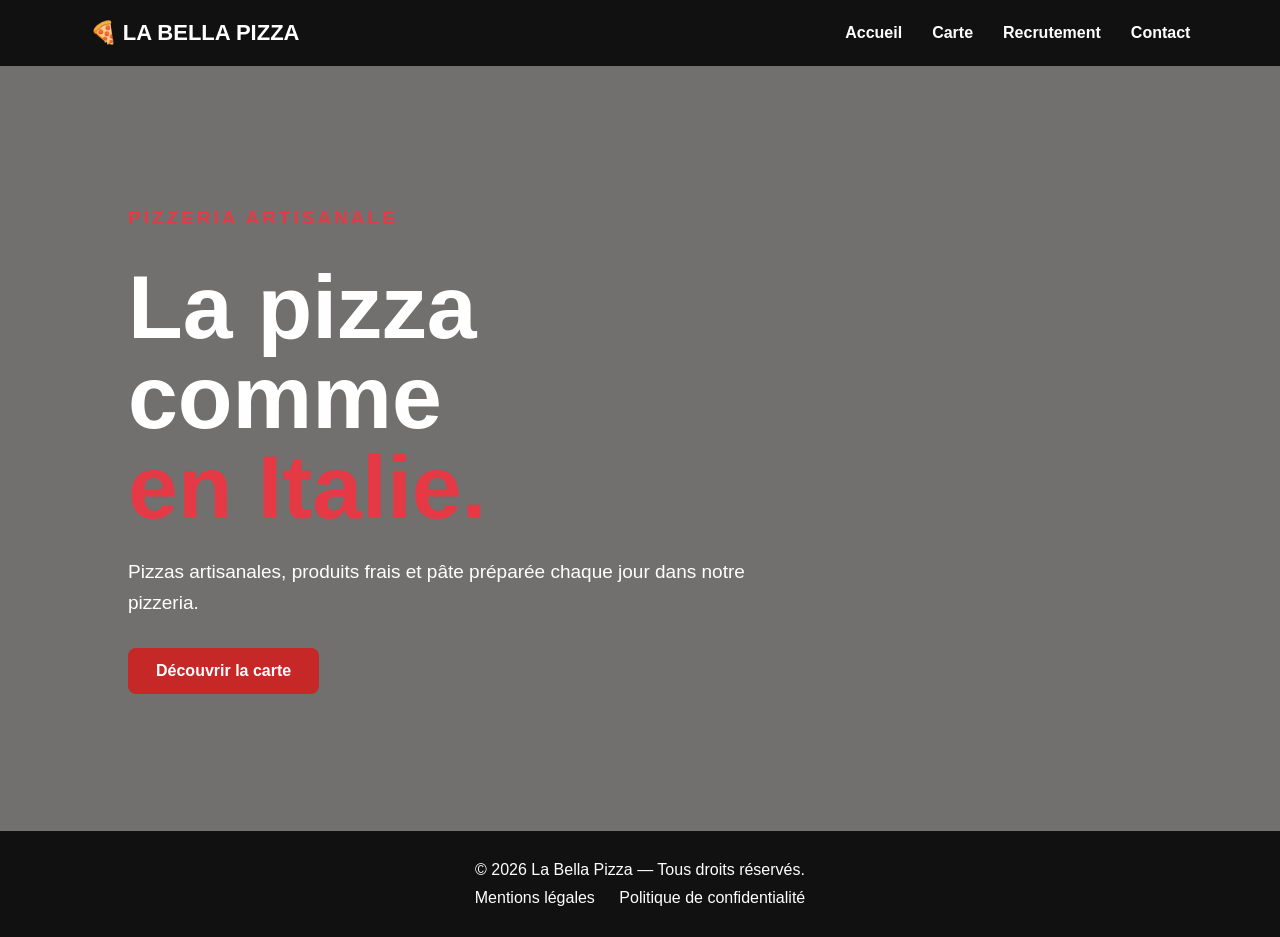
<file: index.html>
<!DOCTYPE html>
<html lang="fr">
<head>
  <meta charset="UTF-8">
  <meta name="viewport" content="width=device-width, initial-scale=1.0">
  <title>La Bella Pizza</title>

<link rel="stylesheet" href="style.css">
</head>

<body>

  <header>
    <div class="logo">🍕 LA BELLA PIZZA</div>

    <nav>
    <a href="index.html">Accueil</a>
    <a href="carte.html">Carte</a>
    <a href="recrutement.html">Recrutement</a>
    <a href="contact.html">Contact</a>
</nav>
  </header>

  <main>

    <!-- ACCUEIL -->
    <section id="accueil" class="hero">
      <div class="hero-content">
        <p class="subtitle">PIZZERIA ARTISANALE</p>

        <h1>La pizza comme<br><span>en Italie.</span></h1>

        <p>
          Pizzas artisanales, produits frais et pâte préparée
          chaque jour dans notre pizzeria.
        </p>

        <a href="carte.html" class="btn">Découvrir la carte</a>
      </div>
    </section>


   
  <footer>
    <p>© 2026 La Bella Pizza — Tous droits réservés.</p>

    <div class="footer-links">
        <a href="mentions-legales.html">Mentions légales</a>
        <a href="politique-confidentialite.html">
            Politique de confidentialité
        </a>
    </div>
</footer>

  <script src="script.js"></script>
</body>
</html>
</file>
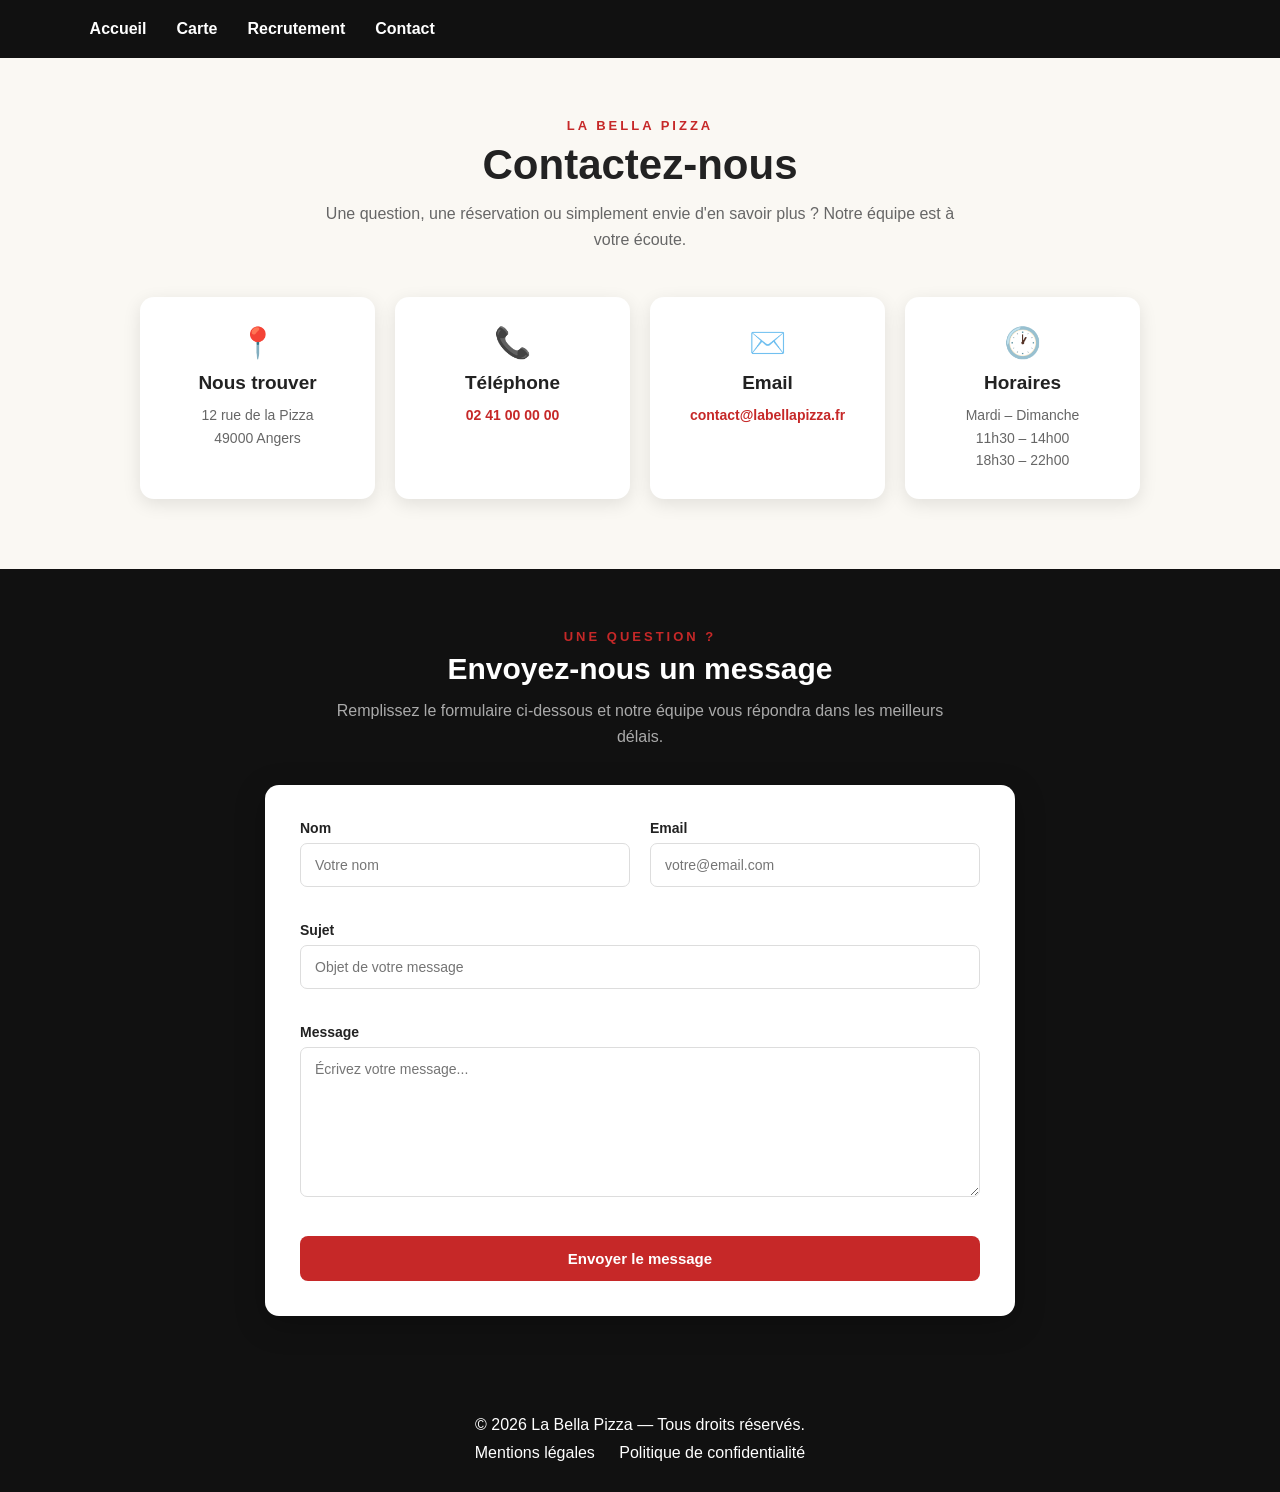
<file: contact.html>
<!DOCTYPE html>
<html lang="fr">

<head>
    <meta charset="UTF-8">
    <meta name="viewport" content="width=device-width, initial-scale=1.0">

    <title>La Bella Pizza - Contact</title>

    <link rel="stylesheet" href="style.css">
</head>

<body>

    <header>
        <nav>
            <a href="index.html">Accueil</a>
            <a href="carte.html">Carte</a>
            <a href="recrutement.html">Recrutement</a>
            <a href="contact.html">Contact</a>
        </nav>
    </header>


    <main>

        <!-- EN-TÊTE -->

        <section class="contact-header">

            <p class="small-title">LA BELLA PIZZA</p>

            <h1>Contactez-nous</h1>

            <p>
                Une question, une réservation ou simplement envie
                d'en savoir plus ? Notre équipe est à votre écoute.
            </p>

        </section>


        <!-- INFORMATIONS -->

        <section class="contact-info">

            <div class="contact-card">

                <div class="contact-icon">📍</div>

                <h2>Nous trouver</h2>

                <p>
                    12 rue de la Pizza<br>
                    49000 Angers
                </p>

            </div>


            <div class="contact-card">

                <div class="contact-icon">📞</div>

                <h2>Téléphone</h2>

                <p>
                    <a href="tel:0241000000">
                        02 41 00 00 00
                    </a>
                </p>

            </div>


            <div class="contact-card">

                <div class="contact-icon">✉️</div>

                <h2>Email</h2>

                <p>
                    <a href="mailto:contact@labellapizza.fr">
                        contact@labellapizza.fr
                    </a>
                </p>

            </div>


            <div class="contact-card">

                <div class="contact-icon">🕐</div>

                <h2>Horaires</h2>

                <p>
                    Mardi – Dimanche<br>
                    11h30 – 14h00<br>
                    18h30 – 22h00
                </p>

            </div>

        </section>


        <!-- FORMULAIRE -->

        <section class="contact-form-section">

            <div class="contact-form-intro">

                <p class="small-title">UNE QUESTION ?</p>

                <h2>Envoyez-nous un message</h2>

                <p>
                    Remplissez le formulaire ci-dessous et notre équipe
                    vous répondra dans les meilleurs délais.
                </p>

            </div>


            <form class="contact-form" onsubmit="envoyerMessage(event)">

                <div class="form-row">

                    <div class="form-group">

                        <label for="nom">Nom</label>

                        <input
                            type="text"
                            id="nom"
                            name="nom"
                            placeholder="Votre nom"
                            required
                        >

                    </div>


                    <div class="form-group">

                        <label for="email">Email</label>

                        <input
                            type="email"
                            id="email"
                            name="email"
                            placeholder="votre@email.com"
                            required
                        >

                    </div>

                </div>


                <div class="form-group">

                    <label for="sujet">Sujet</label>

                    <input
                        type="text"
                        id="sujet"
                        name="sujet"
                        placeholder="Objet de votre message"
                        required
                    >

                </div>


                <div class="form-group">

                    <label for="message">Message</label>

                    <textarea
                        id="message"
                        name="message"
                        rows="6"
                        placeholder="Écrivez votre message..."
                        required
                    ></textarea>

                </div>


                <button type="submit" class="contact-button">
                    Envoyer le message
                </button>

            </form>

        </section>

    </main>


    <footer>

        <p>© 2026 La Bella Pizza — Tous droits réservés.</p>

        <div class="footer-links">

            <a href="mentions-legales.html">
                Mentions légales
            </a>

            <a href="politique-confidentialite.html">
                Politique de confidentialité
            </a>

        </div>

    </footer>


    <script src="script.js"></script>

</body>

</html>
</file>
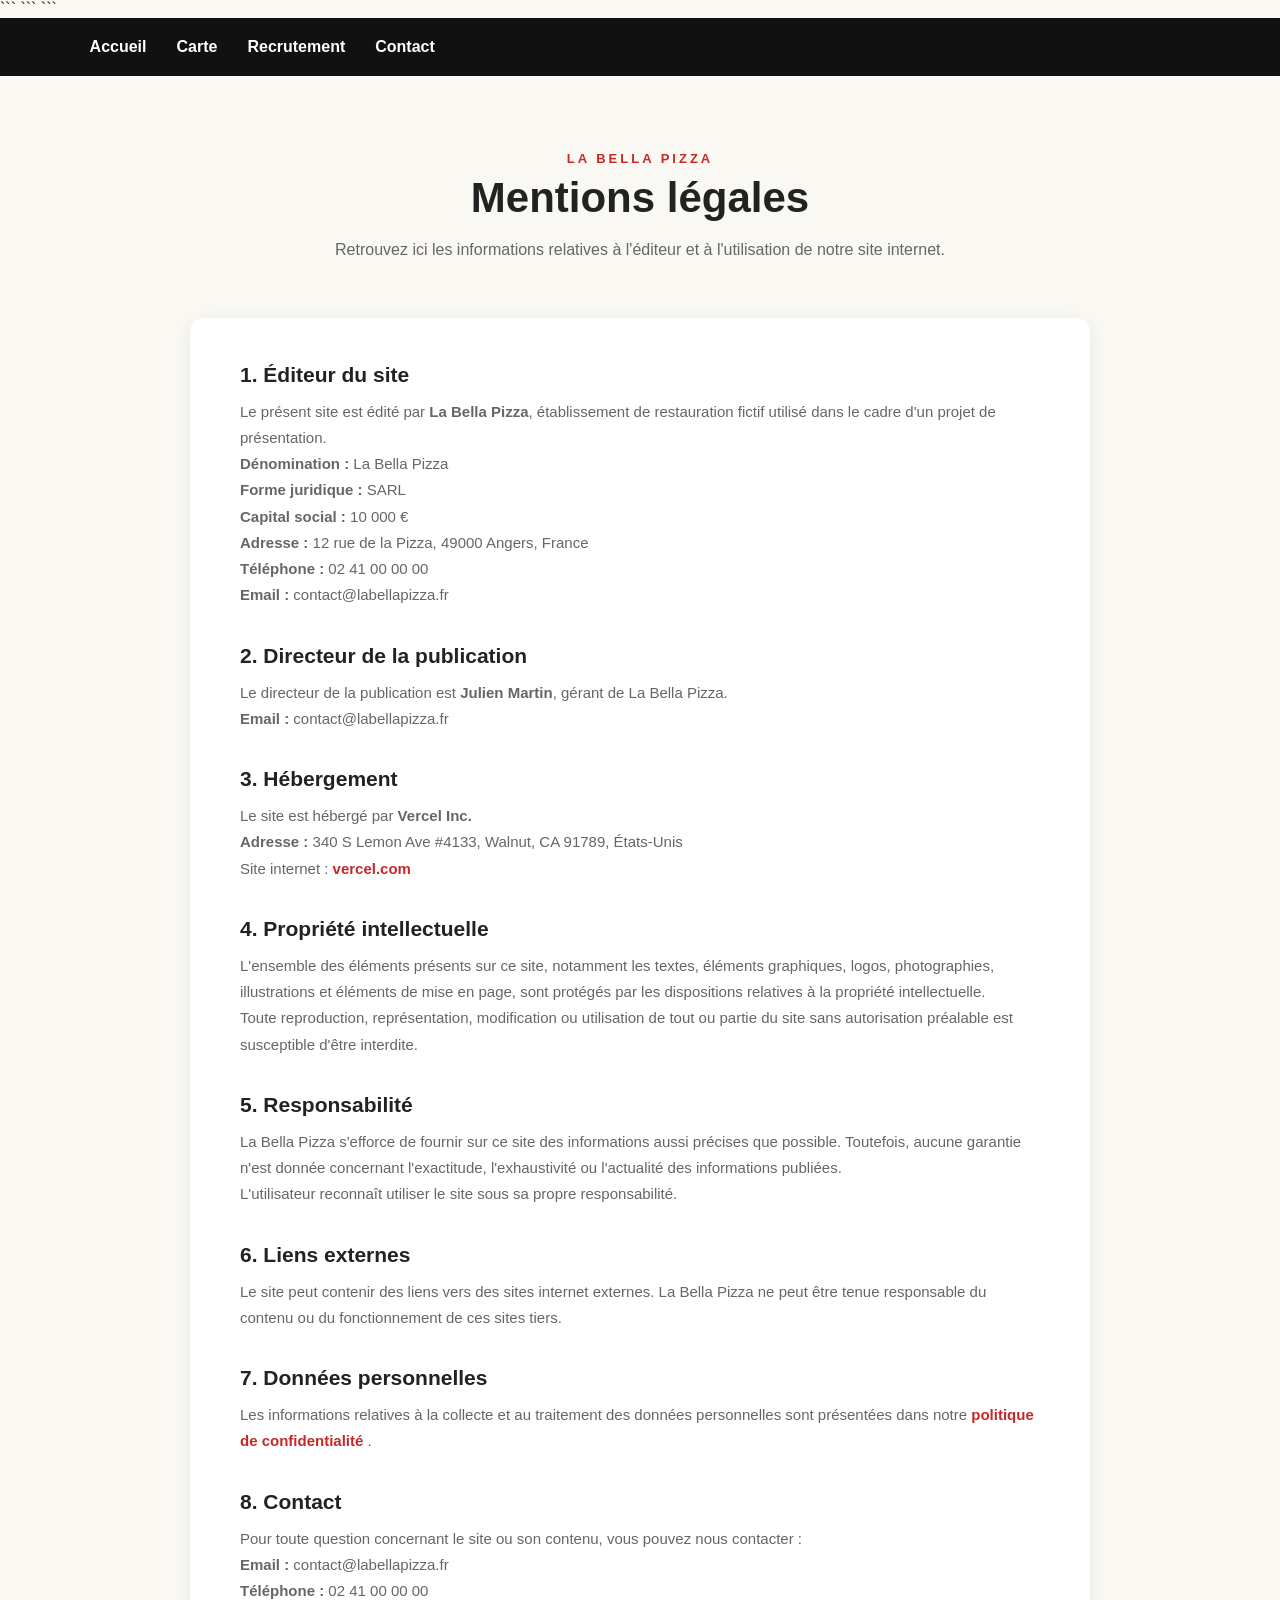
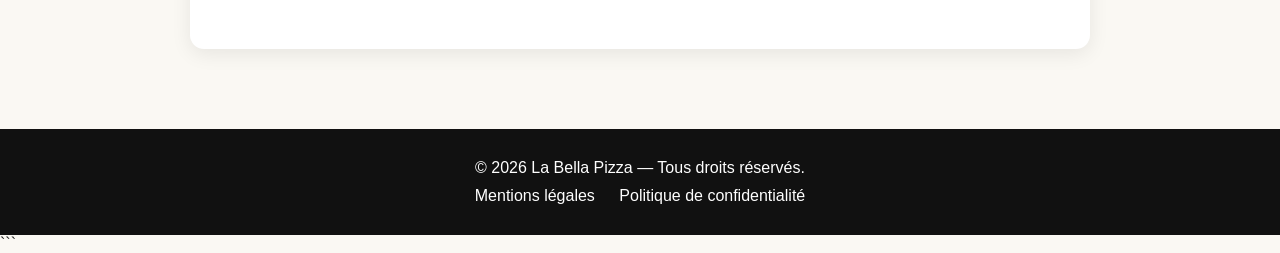
<file: mentions-legales.html>
<!DOCTYPE html>

<html lang="fr">

<head>
    <meta charset="UTF-8">
    <meta name="viewport" content="width=device-width, initial-scale=1.0">

```
<title>La Bella Pizza - Mentions légales</title>

<link rel="stylesheet" href="style.css">
```

</head>

<body>

```
<header>
    <nav>
        <a href="index.html">Accueil</a>
        <a href="carte.html">Carte</a>
        <a href="recrutement.html">Recrutement</a>
        <a href="contact.html">Contact</a>
    </nav>
</header>


<main>

    <section class="legal-header">
        <p class="small-title">LA BELLA PIZZA</p>
        <h1>Mentions légales</h1>
        <p>
            Retrouvez ici les informations relatives à l'éditeur
            et à l'utilisation de notre site internet.
        </p>
    </section>


    <section class="legal-content">

        <div class="legal-card">

            <h2>1. Éditeur du site</h2>

            <p>
                Le présent site est édité par <strong>La Bella Pizza</strong>,
                établissement de restauration fictif utilisé dans le cadre
                d'un projet de présentation.
            </p>

            <p>
                <strong>Dénomination :</strong> La Bella Pizza<br>
                <strong>Forme juridique :</strong> SARL<br>
                <strong>Capital social :</strong> 10 000 €<br>
                <strong>Adresse :</strong> 12 rue de la Pizza, 49000 Angers, France<br>
                <strong>Téléphone :</strong> 02 41 00 00 00<br>
                <strong>Email :</strong> contact@labellapizza.fr
            </p>

            <h2>2. Directeur de la publication</h2>

            <p>
                Le directeur de la publication est
                <strong>Julien Martin</strong>, gérant de La Bella Pizza.
            </p>

            <p>
                <strong>Email :</strong> contact@labellapizza.fr
            </p>


            <h2>3. Hébergement</h2>

            <p>
                Le site est hébergé par <strong>Vercel Inc.</strong>
            </p>

            <p>
                <strong>Adresse :</strong>
                340 S Lemon Ave #4133, Walnut, CA 91789, États-Unis
            </p>

            <p>
                Site internet :
                <a href="https://vercel.com" target="_blank">
                    vercel.com
                </a>
            </p>


            <h2>4. Propriété intellectuelle</h2>

            <p>
                L'ensemble des éléments présents sur ce site, notamment
                les textes, éléments graphiques, logos, photographies,
                illustrations et éléments de mise en page, sont protégés
                par les dispositions relatives à la propriété intellectuelle.
            </p>

            <p>
                Toute reproduction, représentation, modification ou
                utilisation de tout ou partie du site sans autorisation
                préalable est susceptible d'être interdite.
            </p>


            <h2>5. Responsabilité</h2>

            <p>
                La Bella Pizza s'efforce de fournir sur ce site des
                informations aussi précises que possible. Toutefois,
                aucune garantie n'est donnée concernant l'exactitude,
                l'exhaustivité ou l'actualité des informations publiées.
            </p>

            <p>
                L'utilisateur reconnaît utiliser le site sous sa propre
                responsabilité.
            </p>


            <h2>6. Liens externes</h2>

            <p>
                Le site peut contenir des liens vers des sites internet
                externes. La Bella Pizza ne peut être tenue responsable
                du contenu ou du fonctionnement de ces sites tiers.
            </p>


            <h2>7. Données personnelles</h2>

            <p>
                Les informations relatives à la collecte et au traitement
                des données personnelles sont présentées dans notre
                <a href="politique-confidentialite.html">
                    politique de confidentialité
                </a>.
            </p>


            <h2>8. Contact</h2>

            <p>
                Pour toute question concernant le site ou son contenu,
                vous pouvez nous contacter :
            </p>

            <p>
                <strong>Email :</strong> contact@labellapizza.fr<br>
                <strong>Téléphone :</strong> 02 41 00 00 00
            </p>

        </div>

    </section>

</main>


<footer>

    <p>© 2026 La Bella Pizza — Tous droits réservés.</p>

    <div class="footer-links">
        <a href="mentions-legales.html">Mentions légales</a>
        <a href="politique-confidentialite.html">
            Politique de confidentialité
        </a>
    </div>

</footer>
```

</body>

</html>
</file>
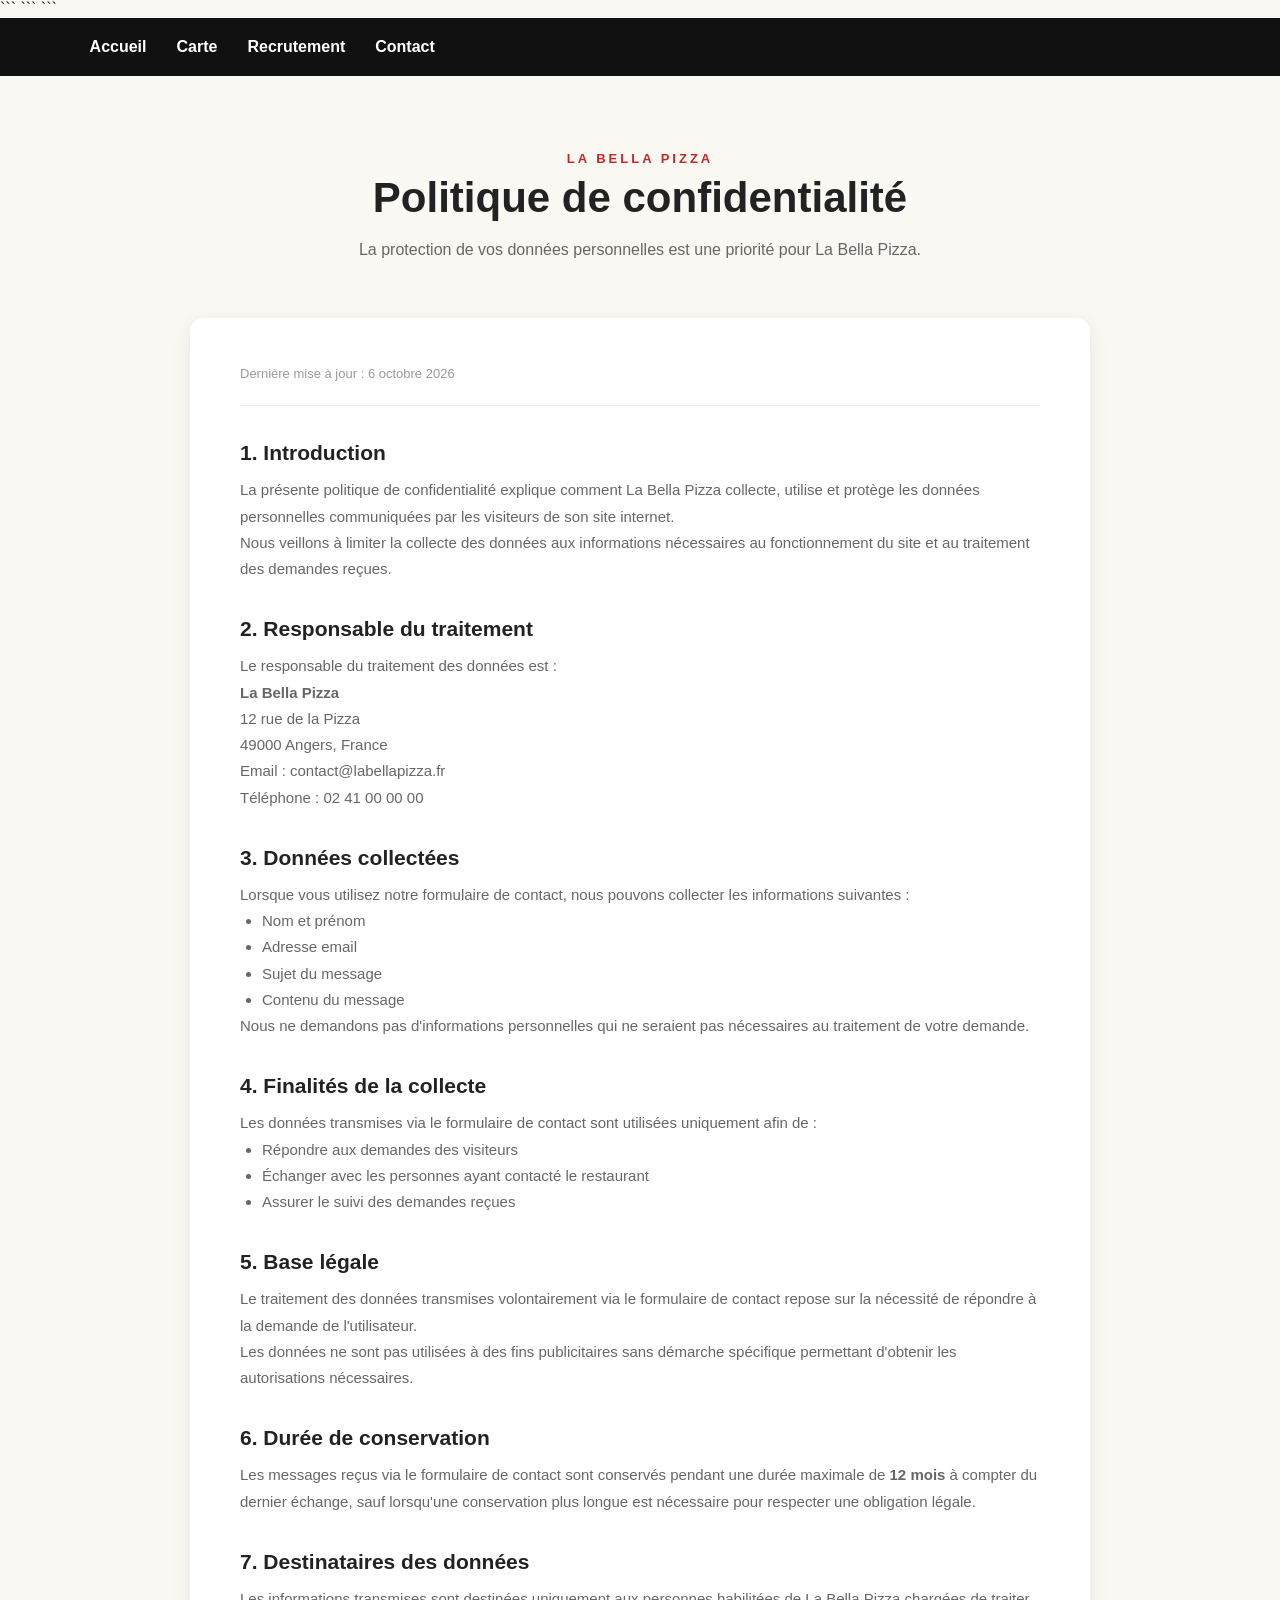
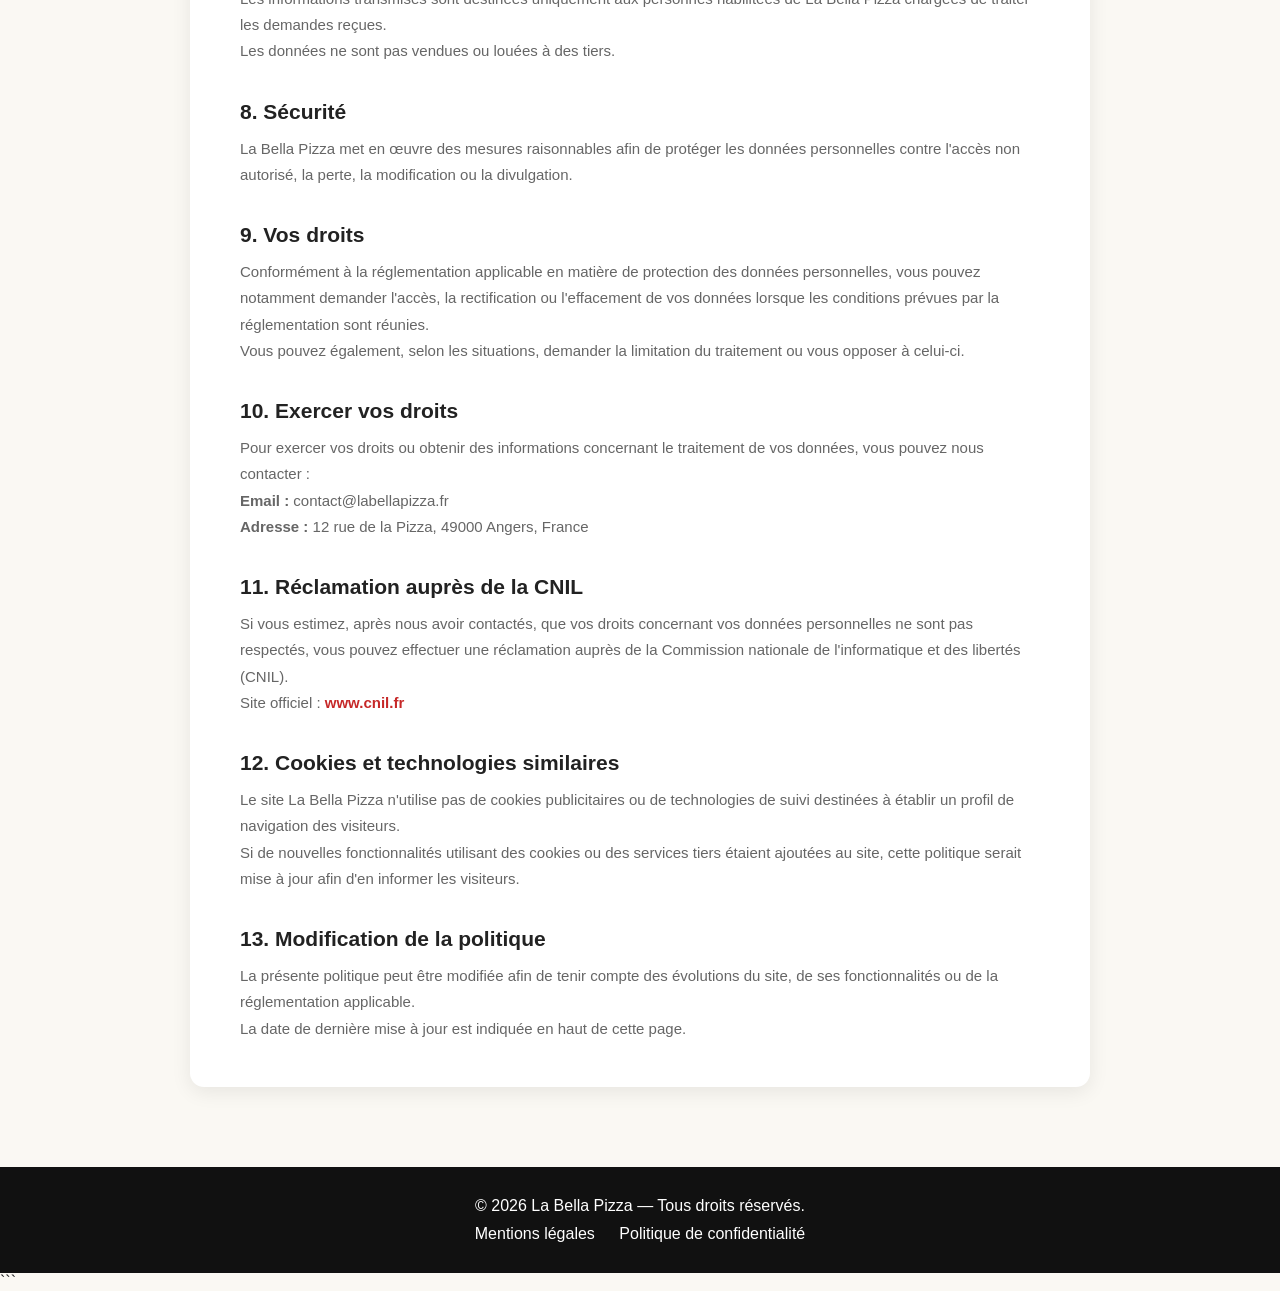
<file: politique-confidentialite.html>
<!DOCTYPE html>

<html lang="fr">

<head>
    <meta charset="UTF-8">
    <meta name="viewport" content="width=device-width, initial-scale=1.0">

```
<title>La Bella Pizza - Politique de confidentialité</title>

<link rel="stylesheet" href="style.css">
```

</head>

<body>

```
<header>
    <nav>
        <a href="index.html">Accueil</a>
        <a href="carte.html">Carte</a>
        <a href="recrutement.html">Recrutement</a>
        <a href="contact.html">Contact</a>
    </nav>
</header>


<main>

    <section class="legal-header">
        <p class="small-title">LA BELLA PIZZA</p>

        <h1>Politique de confidentialité</h1>

        <p>
            La protection de vos données personnelles est une priorité
            pour La Bella Pizza.
        </p>
    </section>


    <section class="legal-content">

        <div class="legal-card">

            <p class="legal-update">
                Dernière mise à jour : 6 octobre 2026
            </p>


            <h2>1. Introduction</h2>

            <p>
                La présente politique de confidentialité explique
                comment La Bella Pizza collecte, utilise et protège
                les données personnelles communiquées par les visiteurs
                de son site internet.
            </p>

            <p>
                Nous veillons à limiter la collecte des données aux
                informations nécessaires au fonctionnement du site et
                au traitement des demandes reçues.
            </p>


            <h2>2. Responsable du traitement</h2>

            <p>
                Le responsable du traitement des données est :
            </p>

            <p>
                <strong>La Bella Pizza</strong><br>
                12 rue de la Pizza<br>
                49000 Angers, France<br>
                Email : contact@labellapizza.fr<br>
                Téléphone : 02 41 00 00 00
            </p>


            <h2>3. Données collectées</h2>

            <p>
                Lorsque vous utilisez notre formulaire de contact,
                nous pouvons collecter les informations suivantes :
            </p>

            <ul>
                <li>Nom et prénom</li>
                <li>Adresse email</li>
                <li>Sujet du message</li>
                <li>Contenu du message</li>
            </ul>

            <p>
                Nous ne demandons pas d'informations personnelles
                qui ne seraient pas nécessaires au traitement de votre
                demande.
            </p>


            <h2>4. Finalités de la collecte</h2>

            <p>
                Les données transmises via le formulaire de contact
                sont utilisées uniquement afin de :
            </p>

            <ul>
                <li>Répondre aux demandes des visiteurs</li>
                <li>Échanger avec les personnes ayant contacté le restaurant</li>
                <li>Assurer le suivi des demandes reçues</li>
            </ul>


            <h2>5. Base légale</h2>

            <p>
                Le traitement des données transmises volontairement
                via le formulaire de contact repose sur la nécessité
                de répondre à la demande de l'utilisateur.
            </p>

            <p>
                Les données ne sont pas utilisées à des fins
                publicitaires sans démarche spécifique permettant
                d'obtenir les autorisations nécessaires.
            </p>


            <h2>6. Durée de conservation</h2>

            <p>
                Les messages reçus via le formulaire de contact sont
                conservés pendant une durée maximale de
                <strong>12 mois</strong> à compter du dernier échange,
                sauf lorsqu'une conservation plus longue est nécessaire
                pour respecter une obligation légale.
            </p>


            <h2>7. Destinataires des données</h2>

            <p>
                Les informations transmises sont destinées uniquement
                aux personnes habilitées de La Bella Pizza chargées
                de traiter les demandes reçues.
            </p>

            <p>
                Les données ne sont pas vendues ou louées à des tiers.
            </p>


            <h2>8. Sécurité</h2>

            <p>
                La Bella Pizza met en œuvre des mesures raisonnables
                afin de protéger les données personnelles contre
                l'accès non autorisé, la perte, la modification ou
                la divulgation.
            </p>


            <h2>9. Vos droits</h2>

            <p>
                Conformément à la réglementation applicable en matière
                de protection des données personnelles, vous pouvez
                notamment demander l'accès, la rectification ou
                l'effacement de vos données lorsque les conditions
                prévues par la réglementation sont réunies.
            </p>

            <p>
                Vous pouvez également, selon les situations, demander
                la limitation du traitement ou vous opposer à celui-ci.
            </p>


            <h2>10. Exercer vos droits</h2>

            <p>
                Pour exercer vos droits ou obtenir des informations
                concernant le traitement de vos données, vous pouvez
                nous contacter :
            </p>

            <p>
                <strong>Email :</strong> contact@labellapizza.fr<br>
                <strong>Adresse :</strong> 12 rue de la Pizza,
                49000 Angers, France
            </p>


            <h2>11. Réclamation auprès de la CNIL</h2>

            <p>
                Si vous estimez, après nous avoir contactés, que vos
                droits concernant vos données personnelles ne sont pas
                respectés, vous pouvez effectuer une réclamation auprès
                de la Commission nationale de l'informatique et des
                libertés (CNIL).
            </p>

            <p>
                Site officiel :
                <a href="https://www.cnil.fr" target="_blank">
                    www.cnil.fr
                </a>
            </p>


            <h2>12. Cookies et technologies similaires</h2>

            <p>
                Le site La Bella Pizza n'utilise pas de cookies
                publicitaires ou de technologies de suivi destinées
                à établir un profil de navigation des visiteurs.
            </p>

            <p>
                Si de nouvelles fonctionnalités utilisant des cookies
                ou des services tiers étaient ajoutées au site,
                cette politique serait mise à jour afin d'en informer
                les visiteurs.
            </p>


            <h2>13. Modification de la politique</h2>

            <p>
                La présente politique peut être modifiée afin de tenir
                compte des évolutions du site, de ses fonctionnalités
                ou de la réglementation applicable.
            </p>

            <p>
                La date de dernière mise à jour est indiquée en haut
                de cette page.
            </p>

        </div>

    </section>

</main>


<footer>

    <p>© 2026 La Bella Pizza — Tous droits réservés.</p>

    <div class="footer-links">
        <a href="mentions-legales.html">Mentions légales</a>
        <a href="politique-confidentialite.html">
            Politique de confidentialité
        </a>
    </div>

</footer>
```

</body>

</html>
</file>
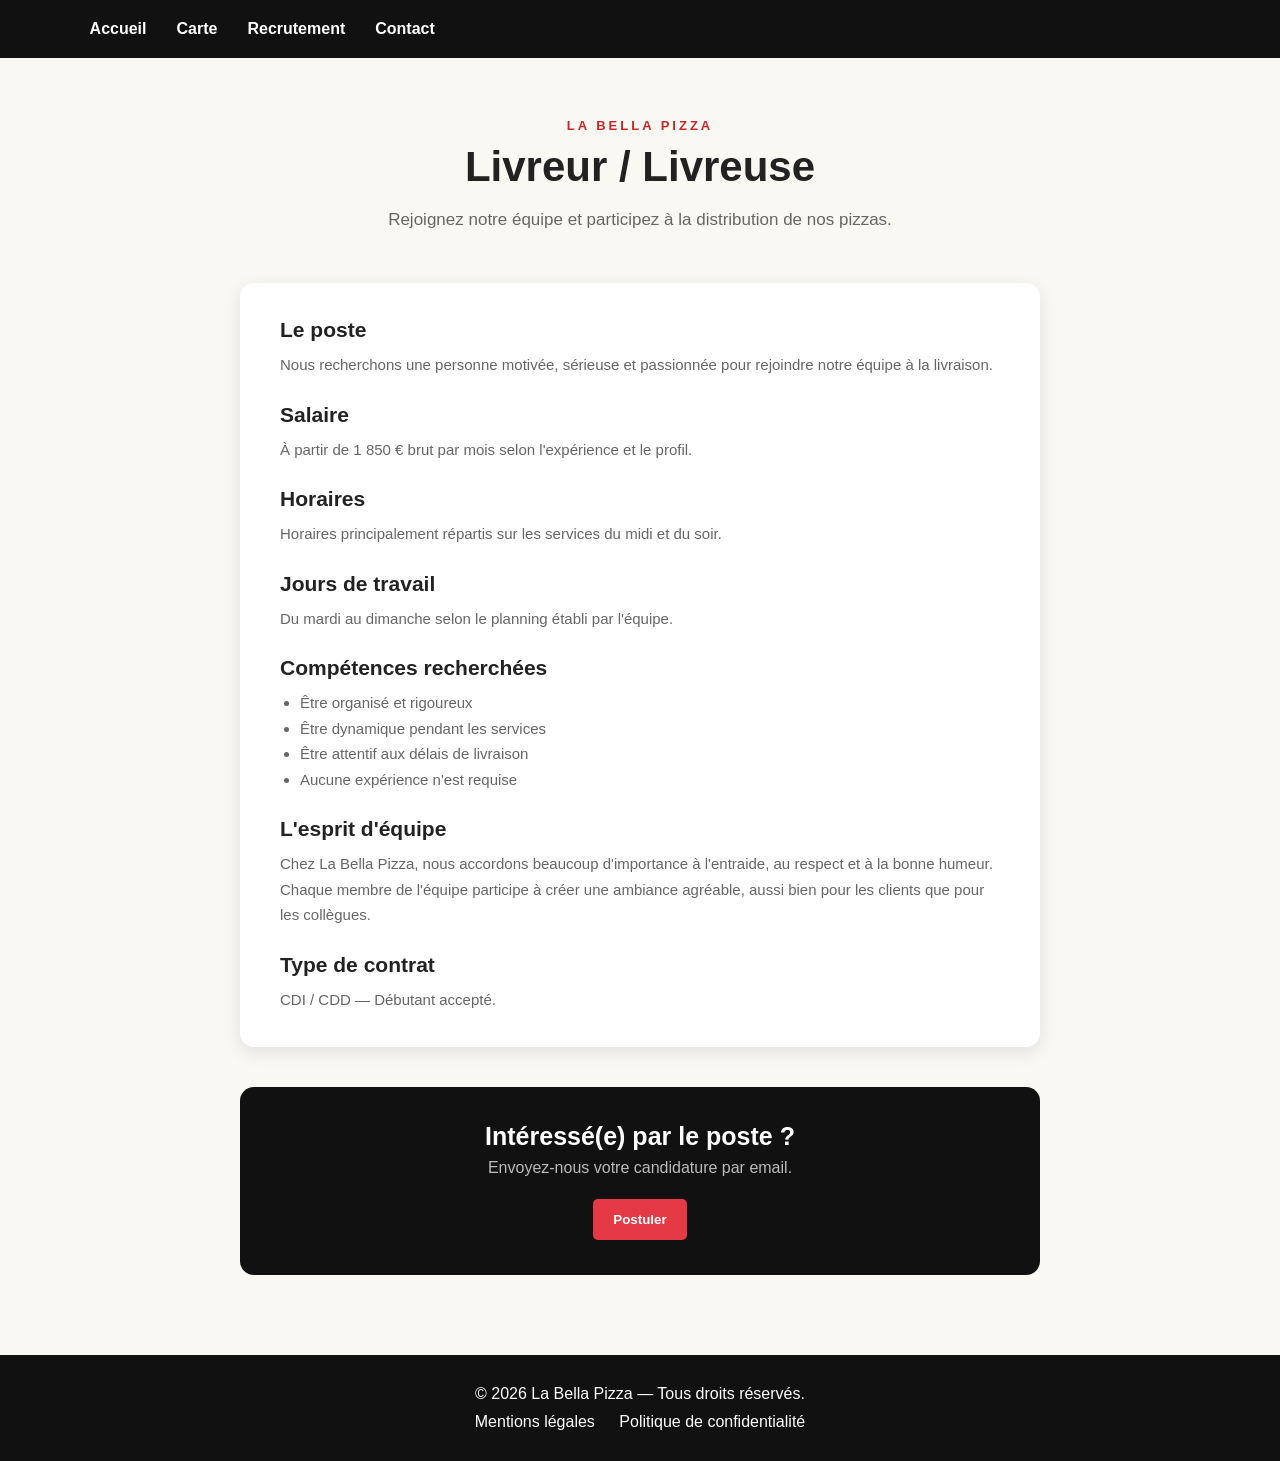
<file: poste-livreur.html>
<!DOCTYPE html>
<html lang="fr">

<head>
    <meta charset="UTF-8">
    <meta name="viewport" content="width=device-width, initial-scale=1.0">

    <title>La Bella Pizza - Livreur / Livreuse</title>

    <link rel="stylesheet" href="style.css">
</head>

<body>

<header>
    <nav>
        <a href="index.html">Accueil</a>
        <a href="carte.html">Carte</a>
        <a href="recrutement.html">Recrutement</a>
        <a href="contact.html">Contact</a>
    </nav>
</header>


<main>

    <section class="job-page">

        <p class="small-title">LA BELLA PIZZA</p>

        <h1>Livreur / Livreuse</h1>

        <p class="job-intro">
            Rejoignez notre équipe et participez à la distribution
            de nos pizzas.
        </p>


        <div class="job-content">

            <h2>Le poste</h2>

            <p>
                Nous recherchons une personne motivée, sérieuse et
                passionnée pour rejoindre notre équipe à la livraison.
            </p>


            <h2>Salaire</h2>

            <p>
                À partir de 1 850 € brut par mois selon l'expérience
                et le profil.
            </p>


            <h2>Horaires</h2>

            <p>
                Horaires principalement répartis sur les services
                du midi et du soir.
            </p>


            <h2>Jours de travail</h2>

            <p>
                Du mardi au dimanche selon le planning établi
                par l'équipe.
            </p>


            <h2>Compétences recherchées</h2>

            <ul>
                <li>Être organisé et rigoureux</li>
                <li>Être dynamique pendant les services</li>
                <li>Être attentif aux délais de livraison</li>
                <li>Aucune expérience n'est requise</li>
            </ul>


            <h2>L'esprit d'équipe</h2>

            <p>
                Chez La Bella Pizza, nous accordons beaucoup
                d'importance à l'entraide, au respect et à la bonne
                humeur. Chaque membre de l'équipe participe à créer
                une ambiance agréable, aussi bien pour les clients
                que pour les collègues.
            </p>


            <h2>Type de contrat</h2>

            <p>
                CDI / CDD — Débutant accepté.
            </p>

        </div>


        <div class="job-apply">

            <h2>Intéressé(e) par le poste ?</h2>

            <p>
                Envoyez-nous votre candidature par email.
            </p>

            <button onclick="postuler('Pizzaïolo / Pizzaïola')">
                Postuler
            </button>

        </div>

    </section>

</main>


<footer>

    <p>© 2026 La Bella Pizza — Tous droits réservés.</p>

    <div class="footer-links">
        <a href="mentions-legales.html">Mentions légales</a>
        <a href="politique-confidentialite.html">
            Politique de confidentialité
        </a>
    </div>

</footer>


<script src="script.js"></script>

</body>
</html>
</file>
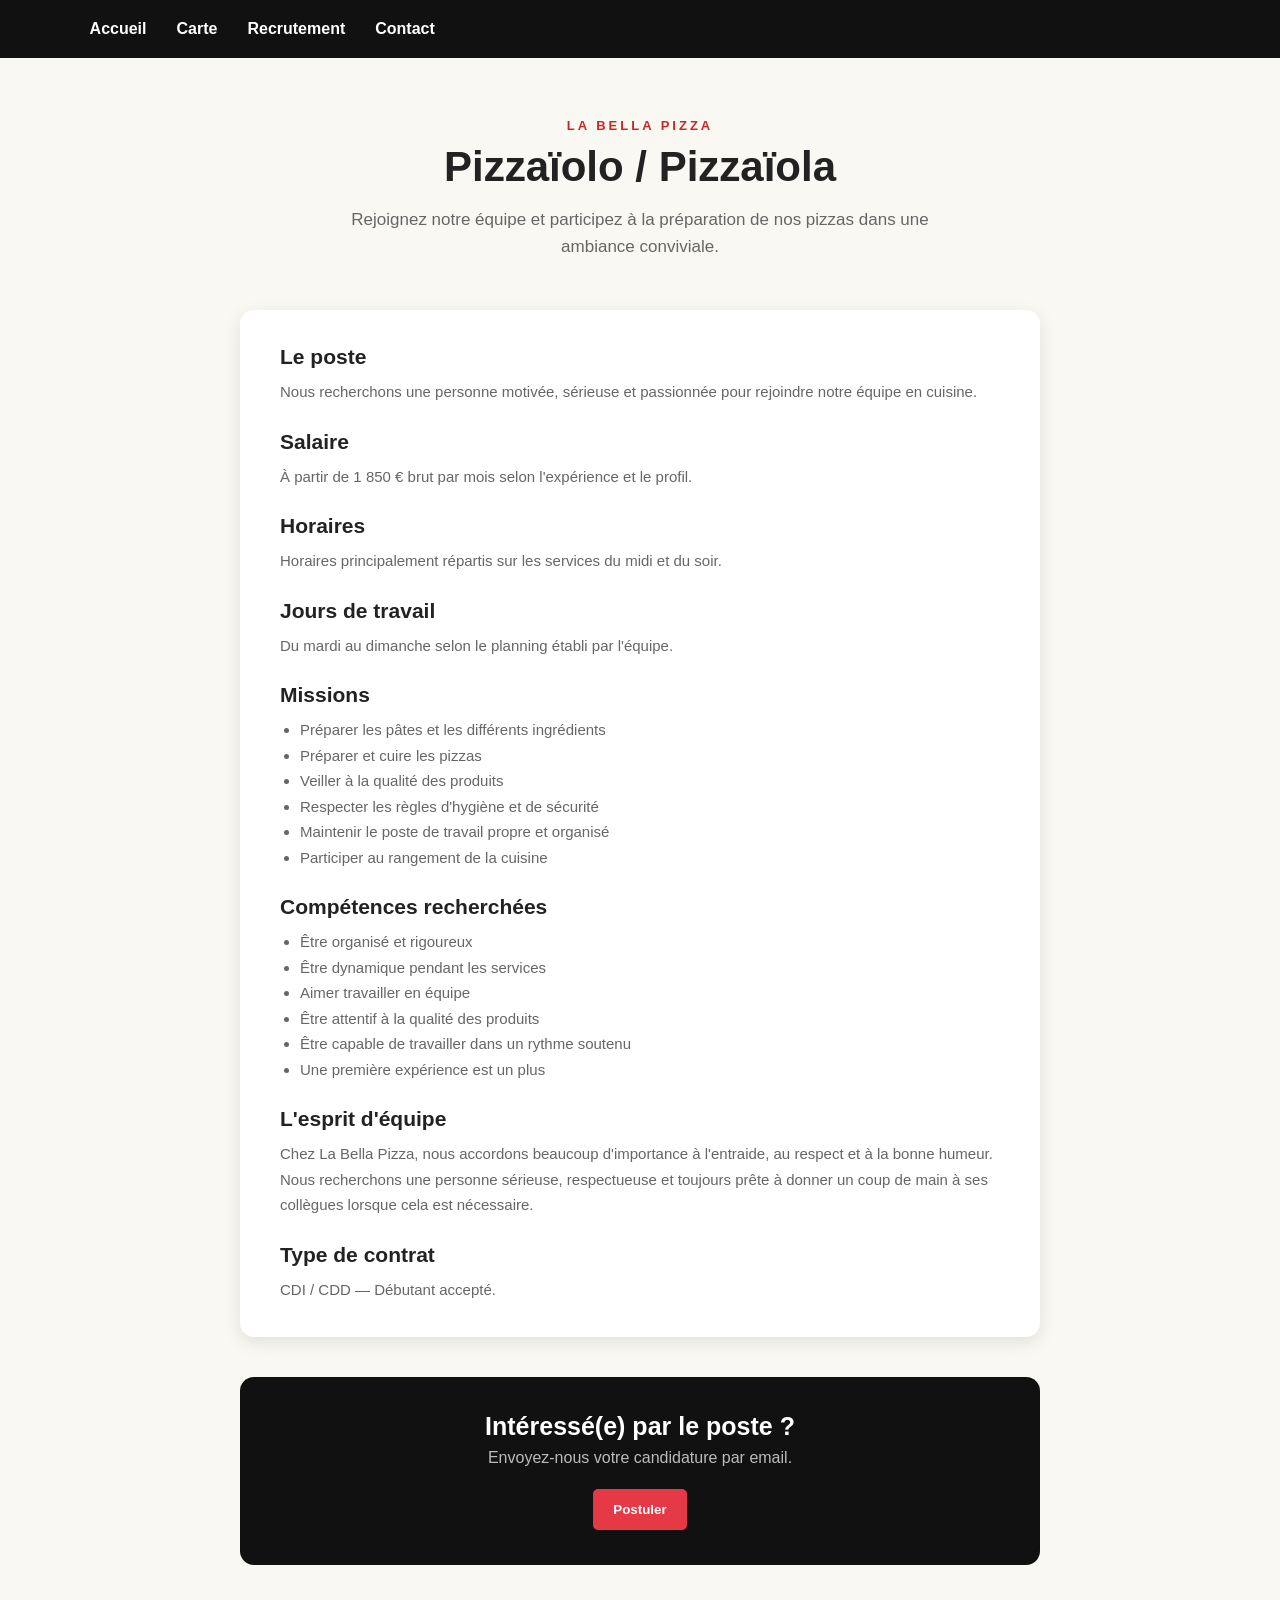
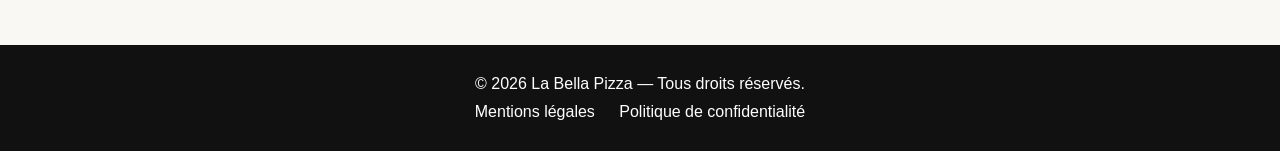
<file: poste-pizzaïolo.html>
<!DOCTYPE html>
<html lang="fr">

<head>
    <meta charset="UTF-8">
    <meta name="viewport" content="width=device-width, initial-scale=1.0">

    <title>La Bella Pizza - Pizzaïolo / Pizzaïola</title>

    <link rel="stylesheet" href="style.css">
</head>

<body>

    <!-- MENU -->
    <header>
        <nav>
            <a href="index.html">Accueil</a>
            <a href="carte.html">Carte</a>
            <a href="recrutement.html">Recrutement</a>
            <a href="contact.html">Contact</a>
        </nav>
    </header>


    <!-- DETAIL DU POSTE -->
    <main>

        <section class="job-page">

            <p class="small-title">LA BELLA PIZZA</p>

            <h1>Pizzaïolo / Pizzaïola</h1>

            <p class="job-intro">
                Rejoignez notre équipe et participez à la préparation
                de nos pizzas dans une ambiance conviviale.
            </p>


            <div class="job-content">

                <h2>Le poste</h2>

                <p>
                    Nous recherchons une personne motivée, sérieuse et
                    passionnée pour rejoindre notre équipe en cuisine.
                </p>


                <h2>Salaire</h2>

                <p>
                    À partir de 1 850 € brut par mois selon l'expérience
                    et le profil.
                </p>


                <h2>Horaires</h2>

                <p>
                    Horaires principalement répartis sur les services
                    du midi et du soir.
                </p>


                <h2>Jours de travail</h2>

                <p>
                    Du mardi au dimanche selon le planning établi
                    par l'équipe.
                </p>


                <h2>Missions</h2>

                <ul>
                    <li>Préparer les pâtes et les différents ingrédients</li>
                    <li>Préparer et cuire les pizzas</li>
                    <li>Veiller à la qualité des produits</li>
                    <li>Respecter les règles d'hygiène et de sécurité</li>
                    <li>Maintenir le poste de travail propre et organisé</li>
                    <li>Participer au rangement de la cuisine</li>
                </ul>


                <h2>Compétences recherchées</h2>

                <ul>
                    <li>Être organisé et rigoureux</li>
                    <li>Être dynamique pendant les services</li>
                    <li>Aimer travailler en équipe</li>
                    <li>Être attentif à la qualité des produits</li>
                    <li>Être capable de travailler dans un rythme soutenu</li>
                    <li>Une première expérience est un plus</li>
                </ul>


                <h2>L'esprit d'équipe</h2>

                <p>
                    Chez La Bella Pizza, nous accordons beaucoup
                    d'importance à l'entraide, au respect et à la bonne
                    humeur.
                </p>

                <p>
                    Nous recherchons une personne sérieuse, respectueuse
                    et toujours prête à donner un coup de main à ses
                    collègues lorsque cela est nécessaire.
                </p>


                <h2>Type de contrat</h2>

                <p>
                    CDI / CDD — Débutant accepté.
                </p>

            </div>


            <!-- BOUTON POSTULER -->
            <div class="job-apply">

                <h2>Intéressé(e) par le poste ?</h2>

                <p>
                    Envoyez-nous votre candidature par email.
                </p>

                <button onclick="postuler('Pizzaïolo / Pizzaïola')">
                    Postuler
                </button>

            </div>

        </section>

    </main>


    <!-- FOOTER -->
    <footer>

        <p>
            © 2026 La Bella Pizza — Tous droits réservés.
        </p>

        <div class="footer-links">

            <a href="mentions-legales.html">
                Mentions légales
            </a>

            <a href="politique-confidentialite.html">
                Politique de confidentialité
            </a>

        </div>

    </footer>


    <script src="script.js"></script>

</body>
</html>
</file>
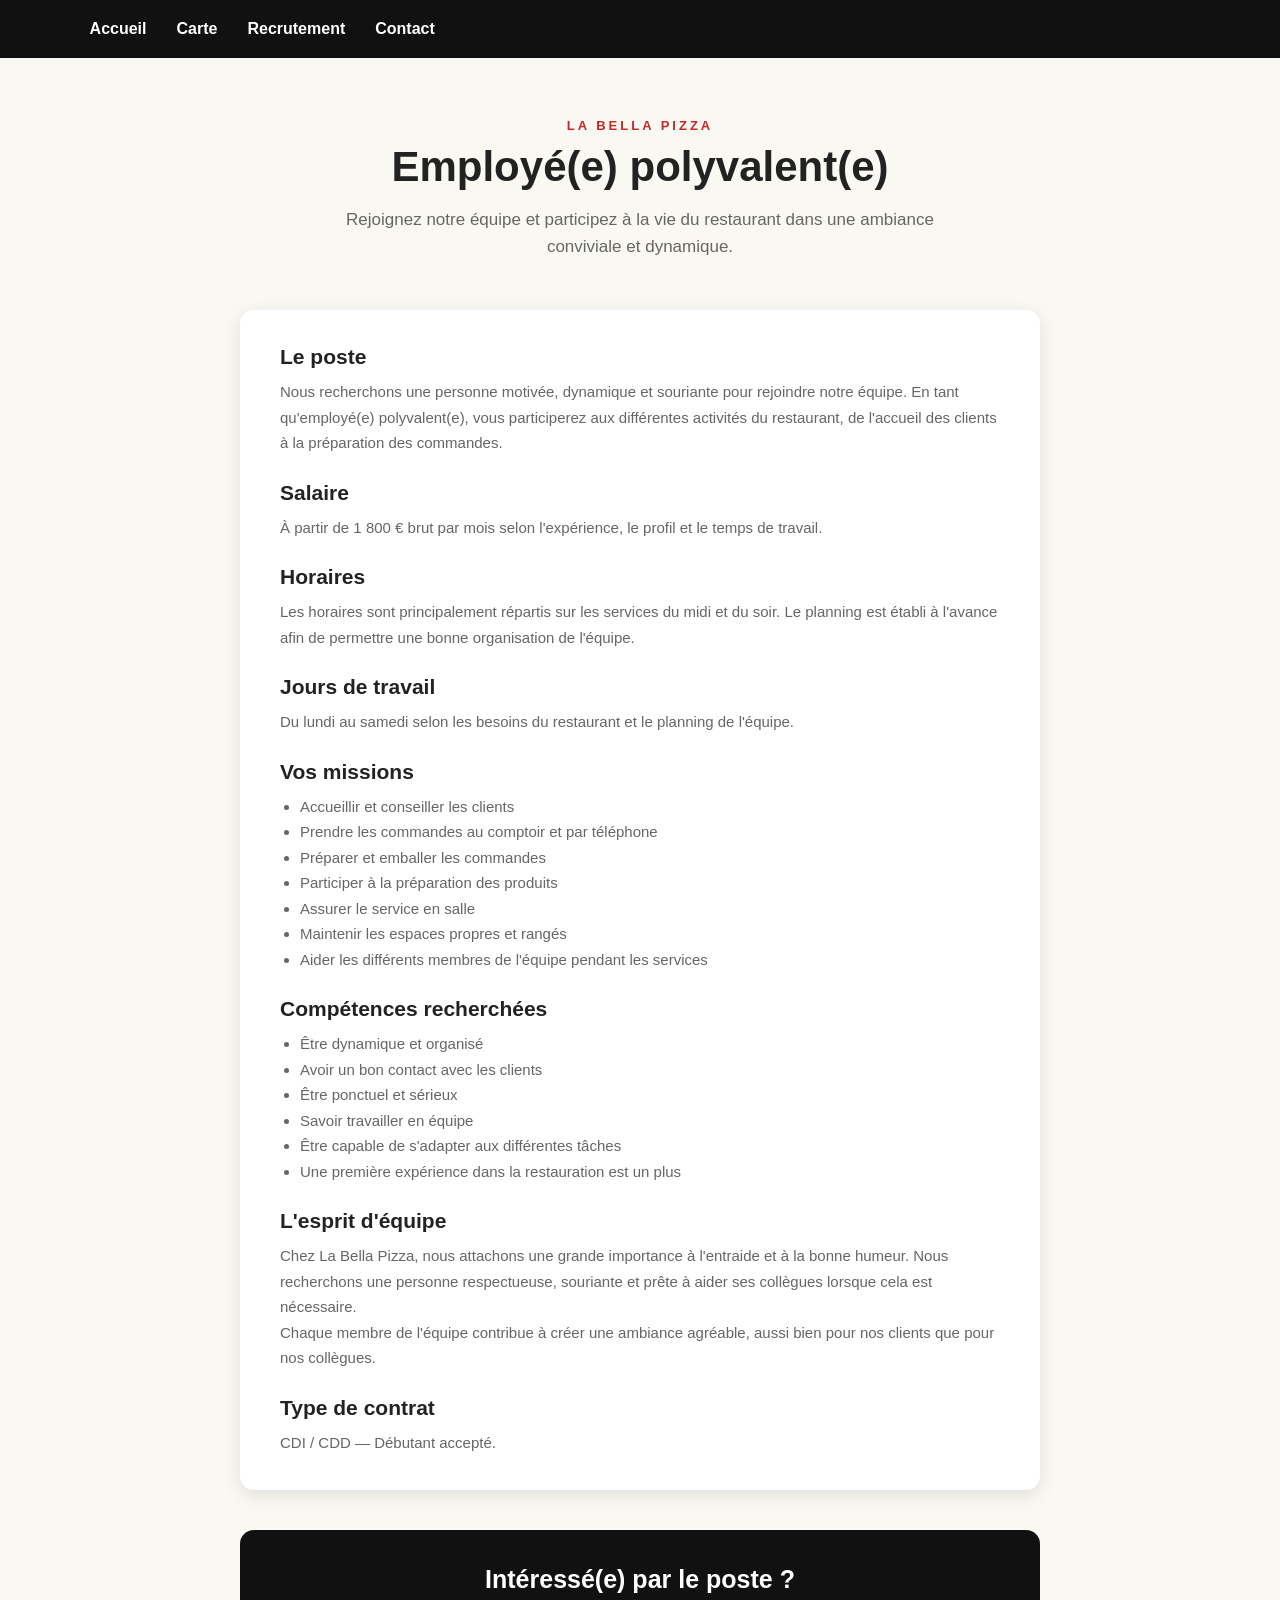
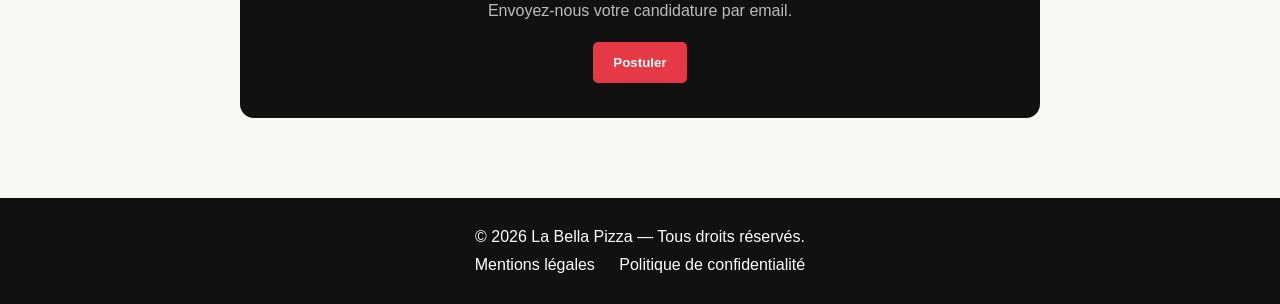
<file: poste-polyvalent.html>
<!DOCTYPE html>
<html lang="fr">

<head>
    <meta charset="UTF-8">
    <meta name="viewport" content="width=device-width, initial-scale=1.0">

    <title>La Bella Pizza - Employé(e) polyvalent(e)</title>

    <link rel="stylesheet" href="style.css">
</head>

<body>

<header>
    <nav>
        <a href="index.html">Accueil</a>
        <a href="carte.html">Carte</a>
        <a href="recrutement.html">Recrutement</a>
        <a href="contact.html">Contact</a>
    </nav>
</header>


<main>

    <section class="job-page">

        <p class="small-title">LA BELLA PIZZA</p>

        <h1>Employé(e) polyvalent(e)</h1>

        <p class="job-intro">
            Rejoignez notre équipe et participez à la vie du restaurant
            dans une ambiance conviviale et dynamique.
        </p>


        <div class="job-content">

            <h2>Le poste</h2>

            <p>
                Nous recherchons une personne motivée, dynamique et
                souriante pour rejoindre notre équipe.
                En tant qu'employé(e) polyvalent(e), vous participerez
                aux différentes activités du restaurant, de l'accueil
                des clients à la préparation des commandes.
            </p>


            <h2>Salaire</h2>

            <p>
                À partir de 1 800 € brut par mois selon l'expérience,
                le profil et le temps de travail.
            </p>


            <h2>Horaires</h2>

            <p>
                Les horaires sont principalement répartis sur les
                services du midi et du soir.
                Le planning est établi à l'avance afin de permettre
                une bonne organisation de l'équipe.
            </p>


            <h2>Jours de travail</h2>

            <p>
                Du lundi au samedi selon les besoins du restaurant
                et le planning de l'équipe.
            </p>


            <h2>Vos missions</h2>

            <ul>
                <li>Accueillir et conseiller les clients</li>
                <li>Prendre les commandes au comptoir et par téléphone</li>
                <li>Préparer et emballer les commandes</li>
                <li>Participer à la préparation des produits</li>
                <li>Assurer le service en salle</li>
                <li>Maintenir les espaces propres et rangés</li>
                <li>Aider les différents membres de l'équipe pendant les services</li>
            </ul>


            <h2>Compétences recherchées</h2>

            <ul>
                <li>Être dynamique et organisé</li>
                <li>Avoir un bon contact avec les clients</li>
                <li>Être ponctuel et sérieux</li>
                <li>Savoir travailler en équipe</li>
                <li>Être capable de s'adapter aux différentes tâches</li>
                <li>Une première expérience dans la restauration est un plus</li>
            </ul>


            <h2>L'esprit d'équipe</h2>

            <p>
                Chez La Bella Pizza, nous attachons une grande importance
                à l'entraide et à la bonne humeur.
                Nous recherchons une personne respectueuse, souriante
                et prête à aider ses collègues lorsque cela est nécessaire.
            </p>

            <p>
                Chaque membre de l'équipe contribue à créer une ambiance
                agréable, aussi bien pour nos clients que pour nos collègues.
            </p>


            <h2>Type de contrat</h2>

            <p>
                CDI / CDD — Débutant accepté.
            </p>

        </div>


        <div class="job-apply">

            <h2>Intéressé(e) par le poste ?</h2>

            <p>
                Envoyez-nous votre candidature par email.
            </p>

            <button onclick="postuler('Employé(e) polyvalent(e)')">
                Postuler
            </button>

        </div>

    </section>

</main>


<footer>

    <p>
        © 2026 La Bella Pizza — Tous droits réservés.
    </p>

    <div class="footer-links">

        <a href="mentions-legales.html">
            Mentions légales
        </a>

        <a href="politique-confidentialite.html">
            Politique de confidentialité
        </a>

    </div>

</footer>


<script src="script.js"></script>

</body>
</html>
</file>
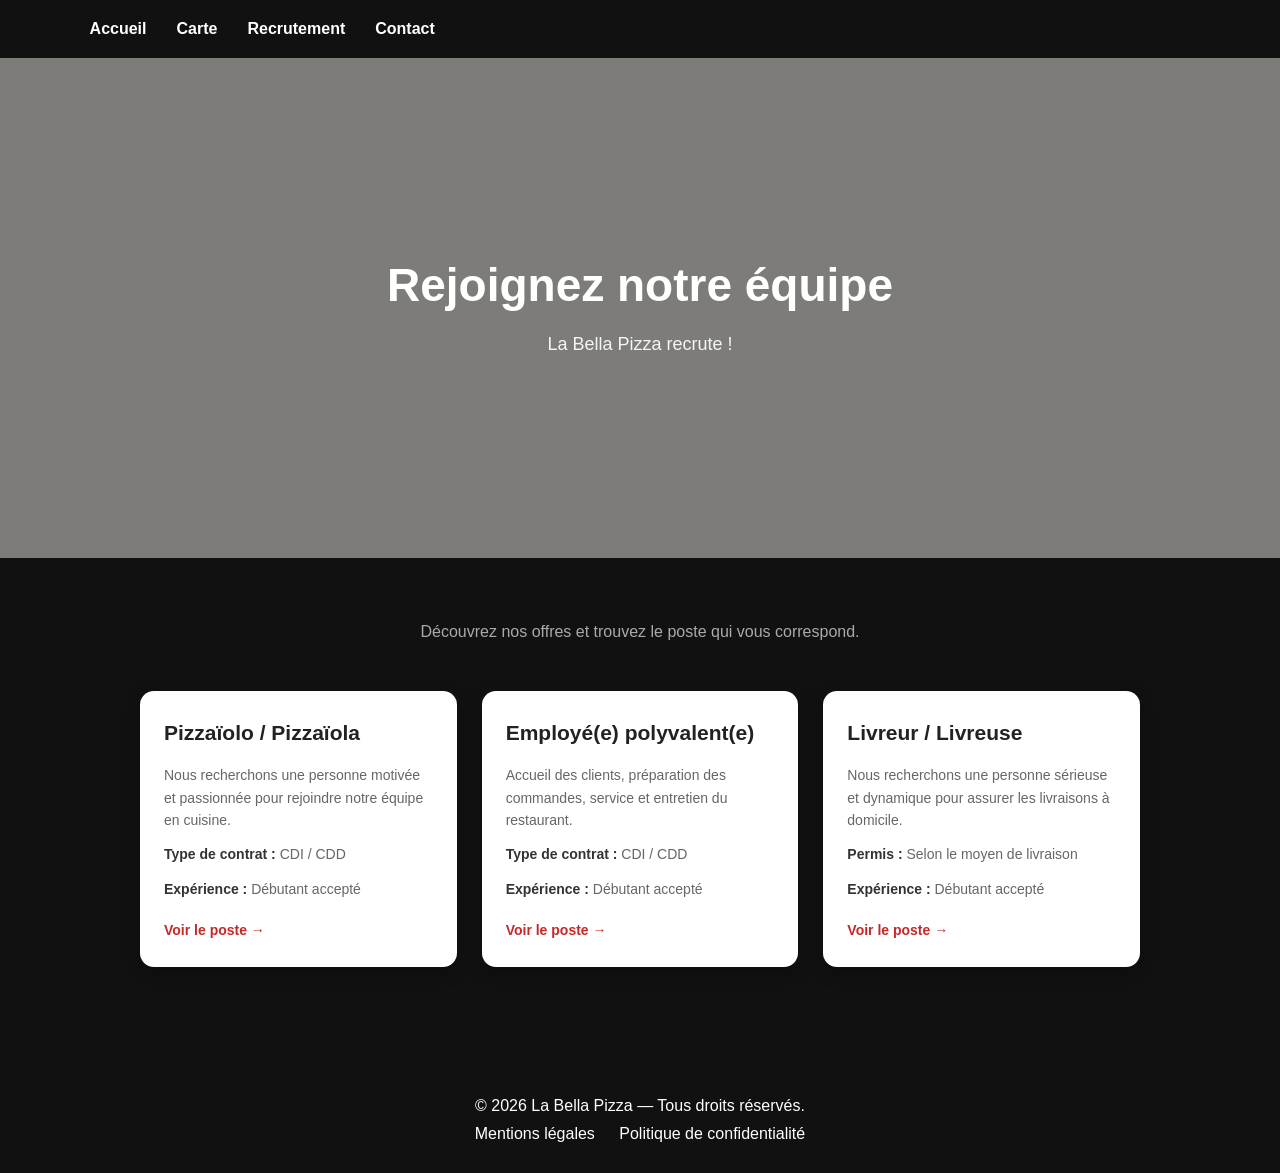
<file: recrutement.html>
<!DOCTYPE html>
<html lang="fr">

<head>
    <meta charset="UTF-8">
    <meta name="viewport" content="width=device-width, initial-scale=1.0">

    <title>La Bella Pizza - Recrutement</title>

    <link rel="stylesheet" href="style.css">
</head>

<body>

    <!-- MENU -->
    <header>
        <nav>
            <a href="index.html">Accueil</a>
            <a href="carte.html">Carte</a>
            <a href="recrutement.html">Recrutement</a>
            <a href="contact.html">Contact</a>
        </nav>
    </header>


    <!-- CONTENU -->
    <main>

        <section class="page-title">
            <h1>Rejoignez notre équipe</h1>
            <p>La Bella Pizza recrute !</p>
        </section>


        <!-- FOND NOIR + OFFRES -->
        <section class="recruitment-section">

            <div class="recruitment-intro">
                <p>Découvrez nos offres et trouvez le poste qui vous correspond.</p>
            </div>


            <div class="recruitment">

                <!-- PIZZAIOLO -->
                <a href="poste-pizzaïolo.html" class="job-card">

                    <h2>Pizzaïolo / Pizzaïola</h2>

                    <p>
                        Nous recherchons une personne motivée et passionnée
                        pour rejoindre notre équipe en cuisine.
                    </p>

                    <p>
                        <strong>Type de contrat :</strong> CDI / CDD
                    </p>

                    <p>
                        <strong>Expérience :</strong> Débutant accepté
                    </p>

                    <span class="job-link">
                        Voir le poste →
                    </span>

                </a>


                <!-- EMPLOYE POLYVALENT -->
                <a href="poste-polyvalent.html" class="job-card">

                    <h2>Employé(e) polyvalent(e)</h2>

                    <p>
                        Accueil des clients, préparation des commandes,
                        service et entretien du restaurant.
                    </p>

                    <p>
                        <strong>Type de contrat :</strong> CDI / CDD
                    </p>

                    <p>
                        <strong>Expérience :</strong> Débutant accepté
                    </p>

                    <span class="job-link">
                        Voir le poste →
                    </span>

                </a>


                <!-- LIVREUR -->
                <a href="poste-livreur.html" class="job-card">

                    <h2>Livreur / Livreuse</h2>

                    <p>
                        Nous recherchons une personne sérieuse et dynamique
                        pour assurer les livraisons à domicile.
                    </p>

                    <p>
                        <strong>Permis :</strong> Selon le moyen de livraison
                    </p>

                    <p>
                        <strong>Expérience :</strong> Débutant accepté
                    </p>

                    <span class="job-link">
                        Voir le poste →
                    </span>

                </a>

            </div>

        </section>

    </main>


    <!-- FOOTER -->
    <footer>

        <p>
            © 2026 La Bella Pizza — Tous droits réservés.
        </p>

        <div class="footer-links">

            <a href="mentions-legales.html">
                Mentions légales
            </a>

            <a href="politique-confidentialite.html">
                Politique de confidentialité
            </a>

        </div>

    </footer>

</body>
</html>
</file>
<file: style.css>
* {
  margin: 0;
  padding: 0;
  box-sizing: border-box;
}

html {
  scroll-behavior: smooth;
}

body {
  font-family: Arial, sans-serif;
  background: #faf8f3;
  color: #222;
}

header {
  position: sticky;
  top: 0;
  z-index: 1000;

  display: flex;
  justify-content: space-between;
  align-items: center;

  padding: 20px 7%;

  background: #111;
  color: white;
}

.logo {
  font-size: 22px;
  font-weight: bold;
}

nav {
  display: flex;
  gap: 30px;
}

nav a {
  color: white;
  text-decoration: none;
  font-weight: bold;
}

nav a:hover {
  color: #e63946;
}


/* ACCUEIL */

.hero {
  min-height: 85vh;

  display: flex;
  align-items: center;

  padding: 80px 10%;

  background:
    linear-gradient(
      rgba(0,0,0,0.55),
      rgba(0,0,0,0.55)
    ),
    url("https://images.unsplash.com/photo-1579751626657-72bc17010498?auto=format&fit=crop&w=1800&q=80");

  background-size: cover;
  background-position: center;

  color: white;
}

.hero-content {
  max-width: 650px;
}

.subtitle {
  color: #e63946;
  font-weight: bold;
  letter-spacing: 3px;
  margin-bottom: 15px;
}

.hero h1 {
  font-size: clamp(50px, 7vw, 90px);
  line-height: 1;
  margin-bottom: 25px;
}

.hero h1 span {
  color: #e63946;
}

.hero p {
  font-size: 19px;
  line-height: 1.6;
  margin-bottom: 30px;
}

.button {
  display: inline-block;
  padding: 15px 25px;

  background: #e63946;
  color: white;

  text-decoration: none;
  font-weight: bold;

  border-radius: 5px;
}

.button:hover {
  background: #c92f3b;
}


/* SECTIONS */

.section {
  padding: 100px 8%;
}

.section h2 {
  font-size: 50px;
  margin-bottom: 50px;
}


/* CARTE */

.pizza-grid {
  display: grid;
  grid-template-columns: repeat(2, 1fr);
  gap: 20px;
}

.pizza {
  display: flex;
  justify-content: space-between;
  gap: 20px;

  padding: 25px;

  background: white;

  border-radius: 10px;

  box-shadow: 0 5px 20px rgba(0,0,0,0.06);
}

.pizza h3 {
  margin-bottom: 10px;
  font-size: 21px;
}

.pizza p {
  color: #777;
  line-height: 1.5;
}

.pizza strong {
  color: #e63946;
  font-size: 19px;
  white-space: nowrap;
}


/* RECRUTEMENT */


.jobs {
  display: grid;
  grid-template-columns: repeat(2, 1fr);
  gap: 25px;
}

.job {
  padding: 30px;
  background: #1d1d1d;
  border-radius: 10px;
}

.job h3 {
  margin-bottom: 10px;
}

.job p {
  color: #bbb;
  margin-bottom: 20px;
}

button {
  border: none;
  padding: 13px 20px;

  background: #e63946;
  color: white;

  border-radius: 5px;

  cursor: pointer;
  font-weight: bold;
}

button:hover {
  background: #c92f3b;
}


/* CONTACT */

.contact {
  background: #f0ede5;
}

.contact-container {
  display: grid;
  grid-template-columns: 1fr 1fr;
  gap: 60px;
}

.contact-container h3 {
  margin-bottom: 8px;
  margin-top: 20px;
}

.contact-container p {
  line-height: 1.6;
}

form {
  display: flex;
  flex-direction: column;
  gap: 15px;
}

input,
textarea {
  width: 100%;

  padding: 15px;

  border: 1px solid #ddd;
  border-radius: 5px;

  font-family: inherit;
}

textarea {
  height: 150px;
  resize: vertical;
}


/* FOOTER */

footer {
  padding: 30px;
  text-align: center;

  background: #111;
  color: #aaa;
}


/* MOBILE */

@media (max-width: 700px) {

  header {
    flex-direction: column;
    gap: 15px;
  }

  nav {
    gap: 15px;
    flex-wrap: wrap;
    justify-content: center;
  }

  .hero {
    min-height: 75vh;
    padding: 50px 7%;
  }

  .pizza-grid,
  .jobs,
  .contact-container {
    grid-template-columns: 1fr;
  }

  .section {
    padding: 70px 6%;
  }

  .section h2 {
    font-size: 40px;
  }

}
footer {
    text-align: center;
    padding: 30px 20px;
    background: #111;
    color: white;
}

.footer-links {
    margin-top: 10px;
}

.footer-links a {
    color: white;
    text-decoration: none;
    margin: 0 10px;
}

.footer-links a:hover {
    text-decoration: underline;
}
/* =========================================
   PAGE CARTE
   ========================================= */

.menu-header {
    text-align: center;
    max-width: 700px;
    margin: 60px auto 40px;
    padding: 0 20px;
}

.small-title {
    color: #c62828;
    font-size: 13px;
    font-weight: bold;
    letter-spacing: 3px;
    margin-bottom: 8px;
}

.menu-header h1 {
    font-size: 42px;
    margin: 0 0 12px;
    color: #222;
}

.menu-header > p:last-child {
    color: #666;
    font-size: 16px;
    line-height: 1.5;
}


/* GRILLE CENTRÉE */

.pizza-menu {
    width: 90%;
    max-width: 900px;
    margin: 0 auto 70px;

    display: grid;
    grid-template-columns: repeat(2, 1fr);
    gap: 25px;
}


/* CARTE PIZZA */

.pizza-card {
    background: white;

    border-radius: 14px;
    overflow: hidden;

    box-shadow: 0 5px 18px rgba(0, 0, 0, 0.10);

    transition: transform 0.2s ease,
                box-shadow 0.2s ease;
}

.pizza-card:hover {
    transform: translateY(-4px);
    box-shadow: 0 10px 25px rgba(0, 0, 0, 0.15);
}


/* PETITE IMAGE */

.pizza-card img {
    width: 100%;
    height: 160px;

    object-fit: cover;

    display: block;
}


/* INFORMATIONS */

.pizza-info {
    padding: 16px 18px 18px;
}


/* NOM + PRIX */

.pizza-title {
    display: flex;
    justify-content: space-between;
    align-items: center;

    gap: 10px;
}

.pizza-title h2 {
    margin: 0;

    font-size: 21px;
    color: #222;
}

.pizza-title span {
    color: #c62828;

    font-size: 17px;
    font-weight: bold;

    white-space: nowrap;
}


/* DESCRIPTION */

.pizza-info p {
    margin: 8px 0 0;

    color: #666;

    font-size: 14px;
    line-height: 1.5;
}


/* MOBILE */

@media (max-width: 700px) {

    .menu-header {
        margin-top: 45px;
    }

    .menu-header h1 {
        font-size: 36px;
    }

    .pizza-menu {
        grid-template-columns: 1fr;
        width: 88%;
        max-width: 450px;
    }

    .pizza-card img {
        height: 180px;
    }
}
.btn {
    display: inline-block;
    background-color: #c62828;
    color: white;
    padding: 14px 28px;
    border-radius: 8px;
    text-decoration: none;
    font-weight: bold;
    font-size: 16px;
    transition: 0.2s ease;
}

.btn:hover {
    background-color: #a91f1f;
    transform: translateY(-2px);
}

/* =========================================
   PAGES DETAIL DES POSTES
   ========================================= */

.job-page {
    max-width: 850px;
    margin: 60px auto 80px;
    padding: 0 25px;
}

.job-page .small-title {
    text-align: center;
}

.job-page h1 {
    text-align: center;
    font-size: 42px;
    color: #222;
    margin: 10px 0 15px;
}

.job-intro {
    text-align: center;
    color: #666;
    font-size: 17px;
    line-height: 1.6;
    max-width: 650px;
    margin: 0 auto 50px;
}

.job-content {
    background: white;
    padding: 35px 40px;
    border-radius: 14px;
    box-shadow: 0 5px 18px rgba(0, 0, 0, 0.10);
}

.job-content h2 {
    color: #222;
    font-size: 21px;
    margin: 25px 0 10px;
}

.job-content h2:first-child {
    margin-top: 0;
}

.job-content p,
.job-content li {
    color: #666;
    font-size: 15px;
    line-height: 1.7;
}

.job-content ul {
    padding-left: 20px;
}

.job-apply {
    text-align: center;
    margin-top: 40px;
    padding: 35px 20px;
    background: #111;
    color: white;
    border-radius: 14px;
}

.job-apply h2 {
    margin: 0 0 8px;
    font-size: 25px;
}

.job-apply p {
    color: #bbb;
    margin-bottom: 22px;
}

@media (max-width: 700px) {

    .job-page {
        margin-top: 40px;
    }

    .job-page h1 {
        font-size: 32px;
    }

    .job-content {
        padding: 25px 20px;
    }
}
/* TITRE PAGE RECRUTEMENT */

.page-title {
    min-height: 500px;

    display: flex;
    flex-direction: column;
    justify-content: center;
    align-items: center;

    text-align: center;

    padding: 80px 20px;

    background:
        linear-gradient(
            rgba(0, 0, 0, 0.50),
            rgba(0, 0, 0, 0.50)
        ),
        url("https://images.unsplash.com/photo-1579751626657-72bc17010498?auto=format&fit=crop&w=1800&q=80");

    background-size: cover;
    background-position: center;

    color: white;
}

.page-title h1 {
    margin: 0 0 18px;

    font-size: 46px;

    color: white;
}

.page-title p {
    margin: 0;

    color: #f5f5f5;

    font-size: 18px;
    line-height: 1.6;
}
/* =========================================
   PAGE RECRUTEMENT
   ========================================= */

.recruitment-section {
    background: #111;
    padding: 65px 0 100px;
}

.recruitment-intro {
    text-align: center;
    color: #aaa;
    margin-bottom: 50px;
    padding: 0 20px;
    font-size: 16px;
}

.recruitment {
    width: 90%;
    max-width: 1000px;
    margin: 0 auto;
    display: grid;
    grid-template-columns: repeat(3, 1fr);
    gap: 25px;
}

.job-card {
    display: block;
    background: white;
    color: inherit;
    border-radius: 14px;
    padding: 28px 24px;
    box-shadow: 0 5px 18px rgba(0, 0, 0, 0.25);
    text-decoration: none;
    transition: transform 0.2s ease, box-shadow 0.2s ease;
}

.job-card:hover {
    transform: translateY(-5px);
    box-shadow: 0 10px 28px rgba(0, 0, 0, 0.35);
}

.job-card h2 {
    font-size: 21px;
    color: #222;
    margin: 0 0 18px;
    line-height: 1.3;
}

.job-card p {
    color: #666;
    font-size: 14px;
    line-height: 1.6;
    margin: 0 0 12px;
}

.job-card strong {
    color: #333;
}

.job-link {
    display: inline-block;
    margin-top: 10px;
    color: #c62828;
    font-weight: bold;
    font-size: 14px;
}


/* MOBILE */

@media (max-width: 800px) {

    .recruitment {
        grid-template-columns: 1fr;
        max-width: 500px;
    }

}
/* =========================================
   PAGE CONTACT
   ========================================= */

.contact-header {
    text-align: center;
    max-width: 700px;
    margin: 60px auto 45px;
    padding: 0 20px;
}

.contact-header h1 {
    font-size: 42px;
    margin: 0 0 12px;
    color: #222;
}

.contact-header > p:last-child {
    color: #666;
    font-size: 16px;
    line-height: 1.6;
}


/* INFORMATIONS DE CONTACT */

.contact-info {
    width: 90%;
    max-width: 1000px;
    margin: 0 auto 70px;

    display: grid;
    grid-template-columns: repeat(4, 1fr);
    gap: 20px;
}

.contact-card {
    background: white;
    padding: 28px 20px;
    border-radius: 14px;

    text-align: center;

    box-shadow: 0 5px 18px rgba(0, 0, 0, 0.10);

    transition: transform 0.2s ease,
                box-shadow 0.2s ease;
}

.contact-card:hover {
    transform: translateY(-4px);

    box-shadow: 0 10px 25px rgba(0, 0, 0, 0.15);
}

.contact-icon {
    font-size: 30px;
    margin-bottom: 12px;
}

.contact-card h2 {
    margin: 0 0 10px;

    font-size: 19px;
    color: #222;
}

.contact-card p {
    margin: 0;

    color: #666;
    font-size: 14px;
    line-height: 1.6;
}

.contact-card a {
    color: #c62828;
    text-decoration: none;
    font-weight: 600;
}

.contact-card a:hover {
    text-decoration: underline;
}


/* FORMULAIRE */

.contact-form-section {
    background: #111;

    padding: 60px 20px 70px;
}

.contact-form-intro {
    max-width: 650px;
    margin: 0 auto 35px;

    text-align: center;
}

.contact-form-intro .small-title {
    color: #c62828;
}

.contact-form-intro h2 {
    color: white;
    font-size: 30px;
    margin: 0 0 12px;
}

.contact-form-intro p:last-child {
    color: #aaa;
    line-height: 1.6;
}


/* FORMULAIRE */

.contact-form {
    max-width: 750px;
    margin: 0 auto;

    background: white;

    padding: 35px;

    border-radius: 14px;

    box-shadow: 0 8px 30px rgba(0, 0, 0, 0.25);
}

.form-row {
    display: grid;
    grid-template-columns: 1fr 1fr;
    gap: 20px;
}

.form-group {
    margin-bottom: 20px;
}

.form-group label {
    display: block;

    margin-bottom: 7px;

    color: #222;
    font-size: 14px;
    font-weight: bold;
}

.form-group input,
.form-group textarea {
    width: 100%;

    box-sizing: border-box;

    padding: 13px 14px;

    border: 1px solid #ddd;
    border-radius: 7px;

    font-family: inherit;
    font-size: 14px;

    outline: none;

    transition: border-color 0.2s ease,
                box-shadow 0.2s ease;
}

.form-group textarea {
    resize: vertical;
}

.form-group input:focus,
.form-group textarea:focus {
    border-color: #c62828;

    box-shadow: 0 0 0 3px rgba(198, 40, 40, 0.10);
}

.contact-button {
    display: block;

    width: 100%;

    padding: 14px 20px;

    background: #c62828;
    color: white;

    border: none;
    border-radius: 8px;

    font-size: 15px;
    font-weight: bold;

    cursor: pointer;

    transition: background 0.2s ease,
                transform 0.2s ease;
}

.contact-button:hover {
    background: #a91f1f;

    transform: translateY(-2px);
}


/* VERSION MOBILE */

@media (max-width: 900px) {

    .contact-info {
        grid-template-columns: repeat(2, 1fr);
    }

}

@media (max-width: 700px) {

    .contact-header {
        margin-top: 45px;
    }

    .contact-header h1 {
        font-size: 36px;
    }

    .contact-info {
        grid-template-columns: 1fr;
        max-width: 450px;
    }

    .form-row {
        grid-template-columns: 1fr;
        gap: 0;
    }

    .contact-form {
        padding: 25px 20px;
    }

    .contact-form-intro h2 {
        font-size: 26px;
    }

}
/* =========================================
   PAGES LÉGALES
   ========================================= */

.legal-header {
    text-align: center;
    max-width: 750px;
    margin: 0 auto;
    padding: 75px 20px 55px;
}

.legal-header h1 {
    font-size: 42px;
    color: #222;
    margin: 0 0 15px;
}

.legal-header p:last-child {
    color: #666;
    font-size: 16px;
    line-height: 1.6;
}

.legal-content {
    width: 90%;
    max-width: 900px;
    margin: 0 auto 80px;
}

.legal-card {
    background: white;
    padding: 45px 50px;
    border-radius: 14px;
    box-shadow: 0 5px 20px rgba(0, 0, 0, 0.08);
}

.legal-card h2 {
    color: #222;
    font-size: 21px;
    margin: 35px 0 12px;
}

.legal-card h2:first-child {
    margin-top: 0;
}

.legal-card p,
.legal-card li {
    color: #666;
    font-size: 15px;
    line-height: 1.75;
}

.legal-card ul {
    padding-left: 22px;
}

.legal-card a {
    color: #c62828;
    text-decoration: none;
    font-weight: 600;
}

.legal-card a:hover {
    text-decoration: underline;
}

.legal-update {
    color: #999 !important;
    font-size: 13px !important;
    margin-bottom: 35px;
    padding-bottom: 20px;
    border-bottom: 1px solid #eee;
}

@media (max-width: 700px) {

    .legal-header {
        padding: 50px 20px 35px;
    }

    .legal-header h1 {
        font-size: 32px;
    }

    .legal-content {
        width: 90%;
    }

    .legal-card {
        padding: 30px 22px;
    }

    .legal-card h2 {
        font-size: 19px;
    }

}
</file>
